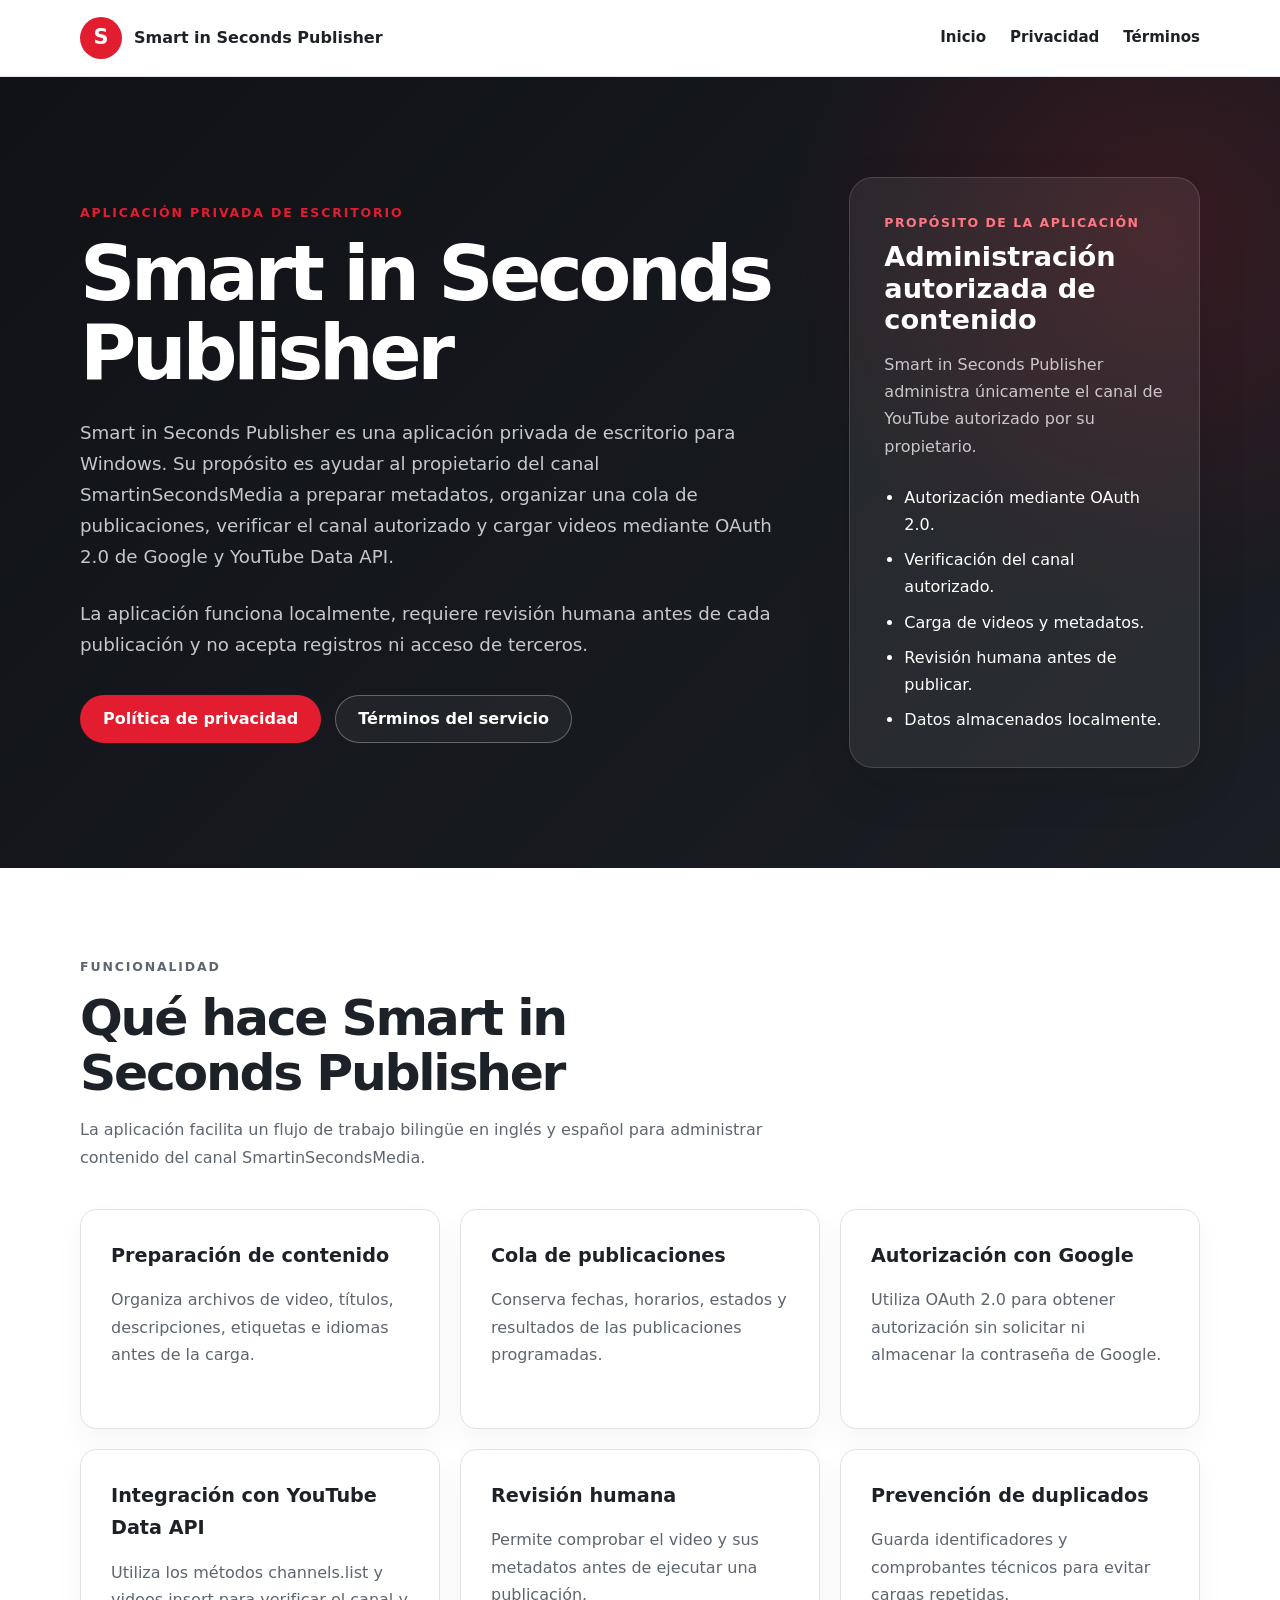
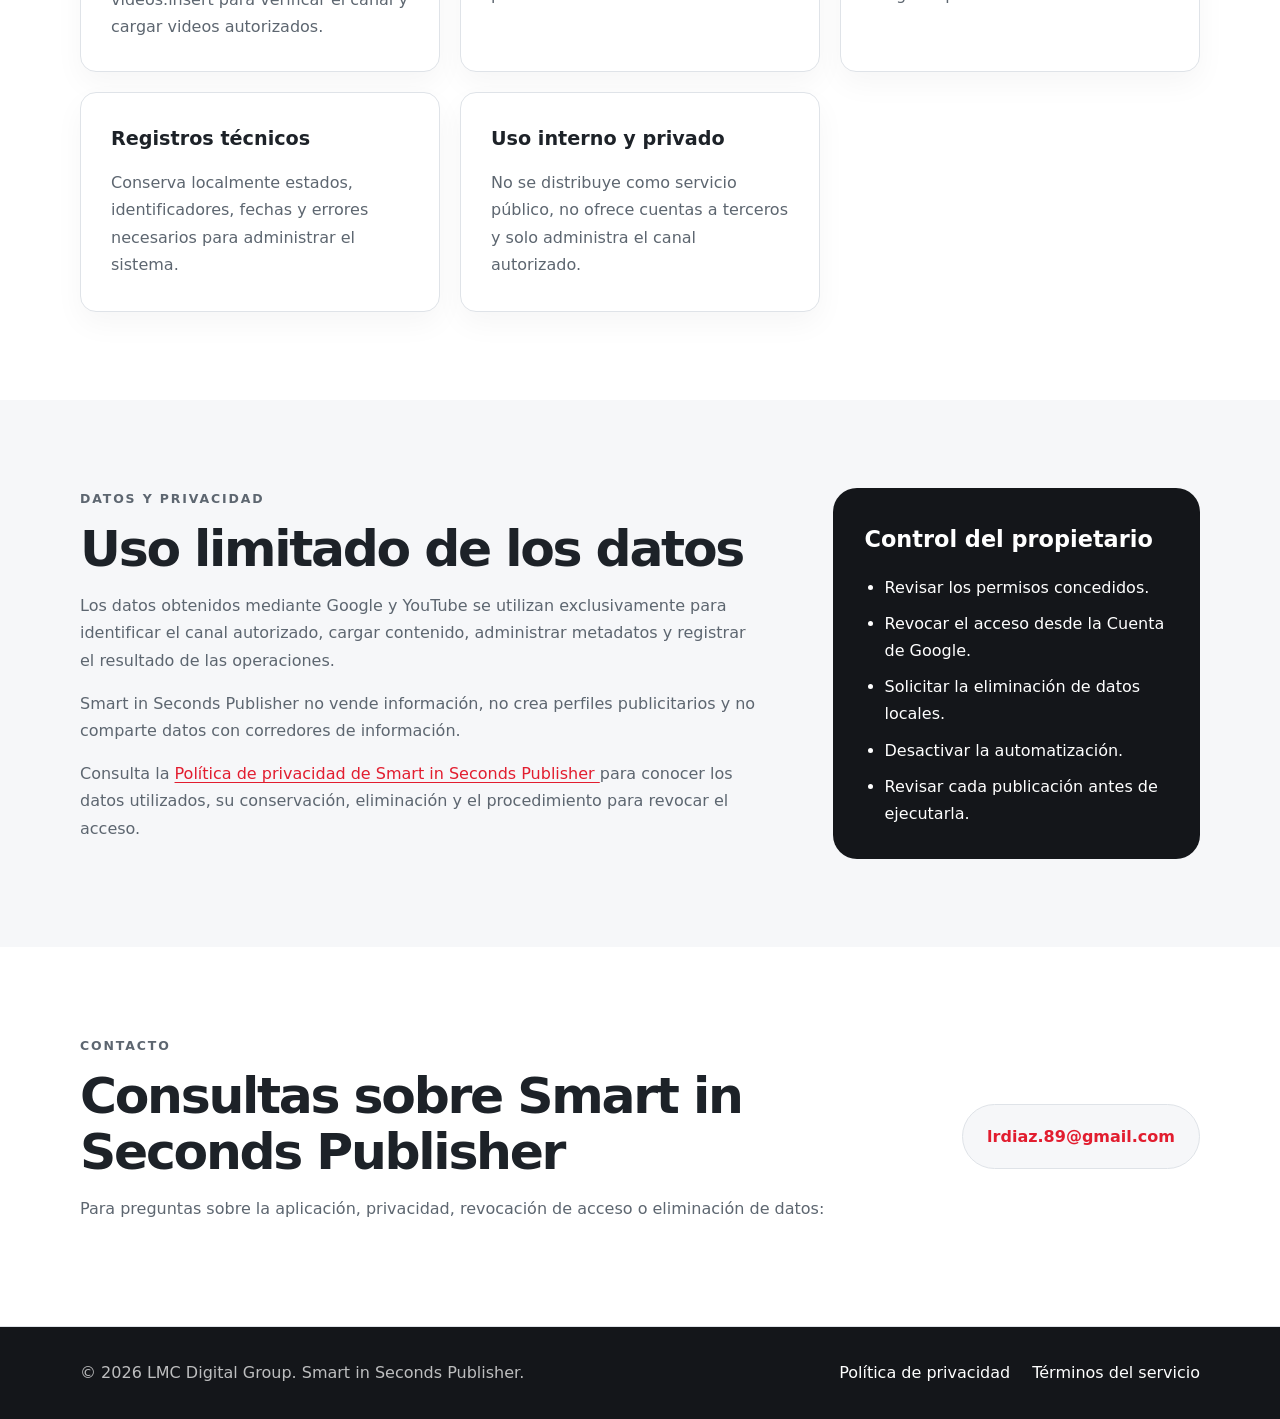
<file: index.html>
﻿<!DOCTYPE html>
<html lang="es">
<head>
    <meta charset="UTF-8">

    <meta
        name="viewport"
        content="width=device-width, initial-scale=1"
    >

    <meta
        name="description"
        content="Smart in Seconds Publisher es una aplicación privada de escritorio para organizar y cargar videos autorizados al canal SmartinSecondsMedia mediante OAuth 2.0 y YouTube Data API."
    >

    <title>
        Smart in Seconds Publisher
    </title>

    <link
        rel="canonical"
        href="https://smart.lmcdigitalgroup.com/"
    >

    <link
        rel="stylesheet"
        href="styles.css"
    >
</head>

<body>
    <header class="site-header">
        <div class="container header-content">
            <a
                class="brand"
                href="index.html"
                aria-label="Smart in Seconds Publisher"
            >
                <span class="brand-mark">S</span>

                <span>
                    Smart in Seconds Publisher
                </span>
            </a>

            <nav
                class="main-navigation"
                aria-label="Navegación principal"
            >
                <a href="index.html">Inicio</a>
                <a href="privacy.html">Privacidad</a>
                <a href="terms.html">Términos</a>
            </nav>
        </div>
    </header>

    <main>
        <section class="hero">
            <div class="container hero-content">
                <div class="hero-copy">
                    <p class="eyebrow">
                        Aplicación privada de escritorio
                    </p>

                    <h1>
                        Smart in Seconds Publisher
                    </h1>

                    <p class="hero-description">
                        Smart in Seconds Publisher es una aplicación privada
                        de escritorio para Windows. Su propósito es ayudar al
                        propietario del canal SmartinSecondsMedia a preparar
                        metadatos, organizar una cola de publicaciones,
                        verificar el canal autorizado y cargar videos mediante
                        OAuth 2.0 de Google y YouTube Data API.
                    </p>

                    <p class="hero-description">
                        La aplicación funciona localmente, requiere revisión
                        humana antes de cada publicación y no acepta registros
                        ni acceso de terceros.
                    </p>

                    <div class="hero-actions">
                        <a
                            class="button button-primary"
                            href="privacy.html"
                        >
                            Política de privacidad
                        </a>

                        <a
                            class="button button-secondary"
                            href="terms.html"
                        >
                            Términos del servicio
                        </a>
                    </div>
                </div>

                <aside class="status-card">
                    <p class="status-label">
                        Propósito de la aplicación
                    </p>

                    <h2>
                        Administración autorizada de contenido
                    </h2>

                    <p>
                        Smart in Seconds Publisher administra únicamente el
                        canal de YouTube autorizado por su propietario.
                    </p>

                    <ul class="status-list">
                        <li>Autorización mediante OAuth 2.0.</li>
                        <li>Verificación del canal autorizado.</li>
                        <li>Carga de videos y metadatos.</li>
                        <li>Revisión humana antes de publicar.</li>
                        <li>Datos almacenados localmente.</li>
                    </ul>
                </aside>
            </div>
        </section>

        <section class="section">
            <div class="container">
                <div class="section-heading">
                    <p class="eyebrow">
                        Funcionalidad
                    </p>

                    <h2>
                        Qué hace Smart in Seconds Publisher
                    </h2>

                    <p>
                        La aplicación facilita un flujo de trabajo bilingüe
                        en inglés y español para administrar contenido del
                        canal SmartinSecondsMedia.
                    </p>
                </div>

                <div class="card-grid">
                    <article class="feature-card">
                        <h3>Preparación de contenido</h3>

                        <p>
                            Organiza archivos de video, títulos, descripciones,
                            etiquetas e idiomas antes de la carga.
                        </p>
                    </article>

                    <article class="feature-card">
                        <h3>Cola de publicaciones</h3>

                        <p>
                            Conserva fechas, horarios, estados y resultados de
                            las publicaciones programadas.
                        </p>
                    </article>

                    <article class="feature-card">
                        <h3>Autorización con Google</h3>

                        <p>
                            Utiliza OAuth 2.0 para obtener autorización sin
                            solicitar ni almacenar la contraseña de Google.
                        </p>
                    </article>

                    <article class="feature-card">
                        <h3>Integración con YouTube Data API</h3>

                        <p>
                            Utiliza los métodos channels.list y videos.insert
                            para verificar el canal y cargar videos
                            autorizados.
                        </p>
                    </article>

                    <article class="feature-card">
                        <h3>Revisión humana</h3>

                        <p>
                            Permite comprobar el video y sus metadatos antes
                            de ejecutar una publicación.
                        </p>
                    </article>

                    <article class="feature-card">
                        <h3>Prevención de duplicados</h3>

                        <p>
                            Guarda identificadores y comprobantes técnicos
                            para evitar cargas repetidas.
                        </p>
                    </article>

                    <article class="feature-card">
                        <h3>Registros técnicos</h3>

                        <p>
                            Conserva localmente estados, identificadores,
                            fechas y errores necesarios para administrar el
                            sistema.
                        </p>
                    </article>

                    <article class="feature-card">
                        <h3>Uso interno y privado</h3>

                        <p>
                            No se distribuye como servicio público, no ofrece
                            cuentas a terceros y solo administra el canal
                            autorizado.
                        </p>
                    </article>
                </div>
            </div>
        </section>

        <section class="section section-muted">
            <div class="container split-section">
                <div>
                    <p class="eyebrow">
                        Datos y privacidad
                    </p>

                    <h2>
                        Uso limitado de los datos
                    </h2>

                    <p>
                        Los datos obtenidos mediante Google y YouTube se
                        utilizan exclusivamente para identificar el canal
                        autorizado, cargar contenido, administrar metadatos y
                        registrar el resultado de las operaciones.
                    </p>

                    <p>
                        Smart in Seconds Publisher no vende información, no
                        crea perfiles publicitarios y no comparte datos con
                        corredores de información.
                    </p>

                    <p>
                        Consulta la
                        <a href="privacy.html">
                            Política de privacidad de Smart in Seconds
                            Publisher
                        </a>
                        para conocer los datos utilizados, su conservación,
                        eliminación y el procedimiento para revocar el acceso.
                    </p>
                </div>

                <div class="highlight-box">
                    <h3>
                        Control del propietario
                    </h3>

                    <ul>
                        <li>Revisar los permisos concedidos.</li>
                        <li>Revocar el acceso desde la Cuenta de Google.</li>
                        <li>Solicitar la eliminación de datos locales.</li>
                        <li>Desactivar la automatización.</li>
                        <li>Revisar cada publicación antes de ejecutarla.</li>
                    </ul>
                </div>
            </div>
        </section>

        <section class="section">
            <div class="container contact-section">
                <div>
                    <p class="eyebrow">
                        Contacto
                    </p>

                    <h2>
                        Consultas sobre Smart in Seconds Publisher
                    </h2>

                    <p>
                        Para preguntas sobre la aplicación, privacidad,
                        revocación de acceso o eliminación de datos:
                    </p>
                </div>

                <a
                    class="contact-link"
                    href="mailto:lrdiaz.89@gmail.com"
                >
                    lrdiaz.89@gmail.com
                </a>
            </div>
        </section>
    </main>

    <footer class="site-footer">
        <div class="container footer-content">
            <p>
                © 2026 LMC Digital Group.
                Smart in Seconds Publisher.
            </p>

            <div class="footer-links">
                <a href="privacy.html">
                    Política de privacidad
                </a>

                <a href="terms.html">
                    Términos del servicio
                </a>
            </div>
        </div>
    </footer>
</body>
</html>
</file>
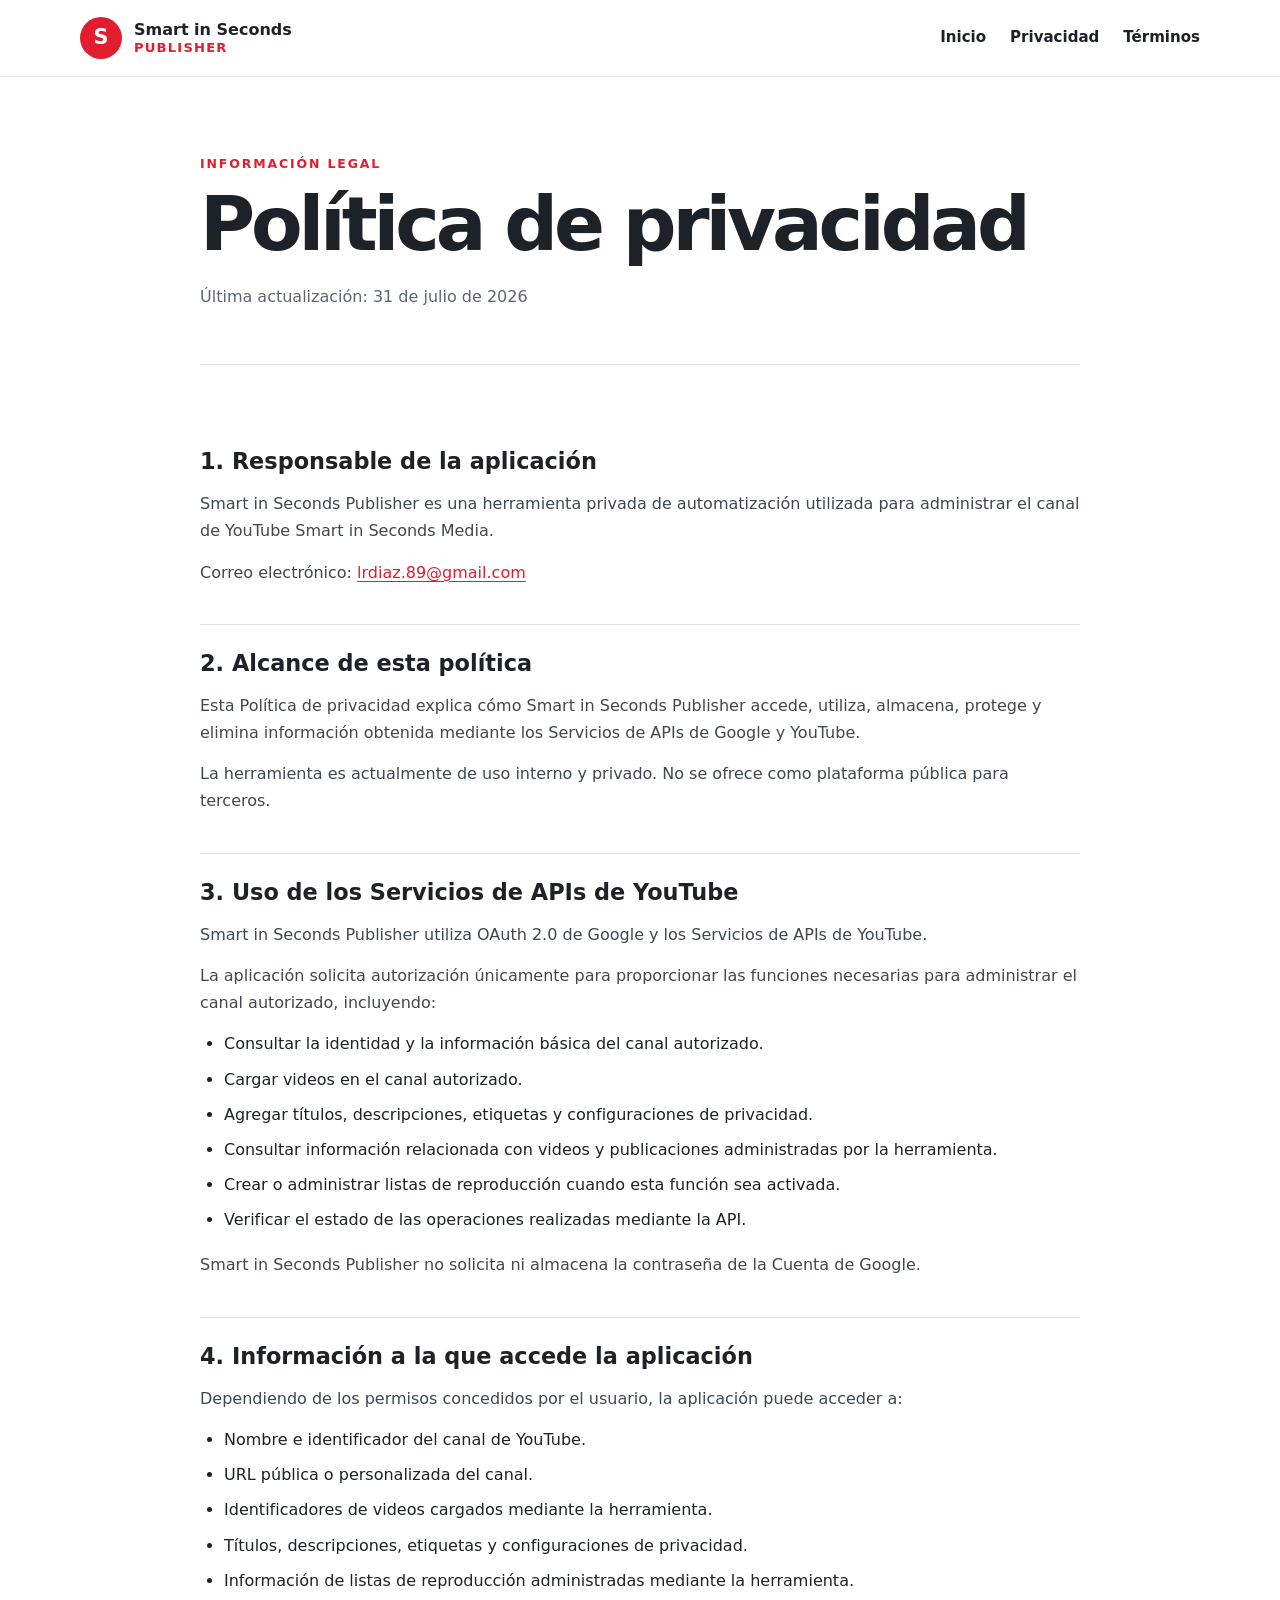
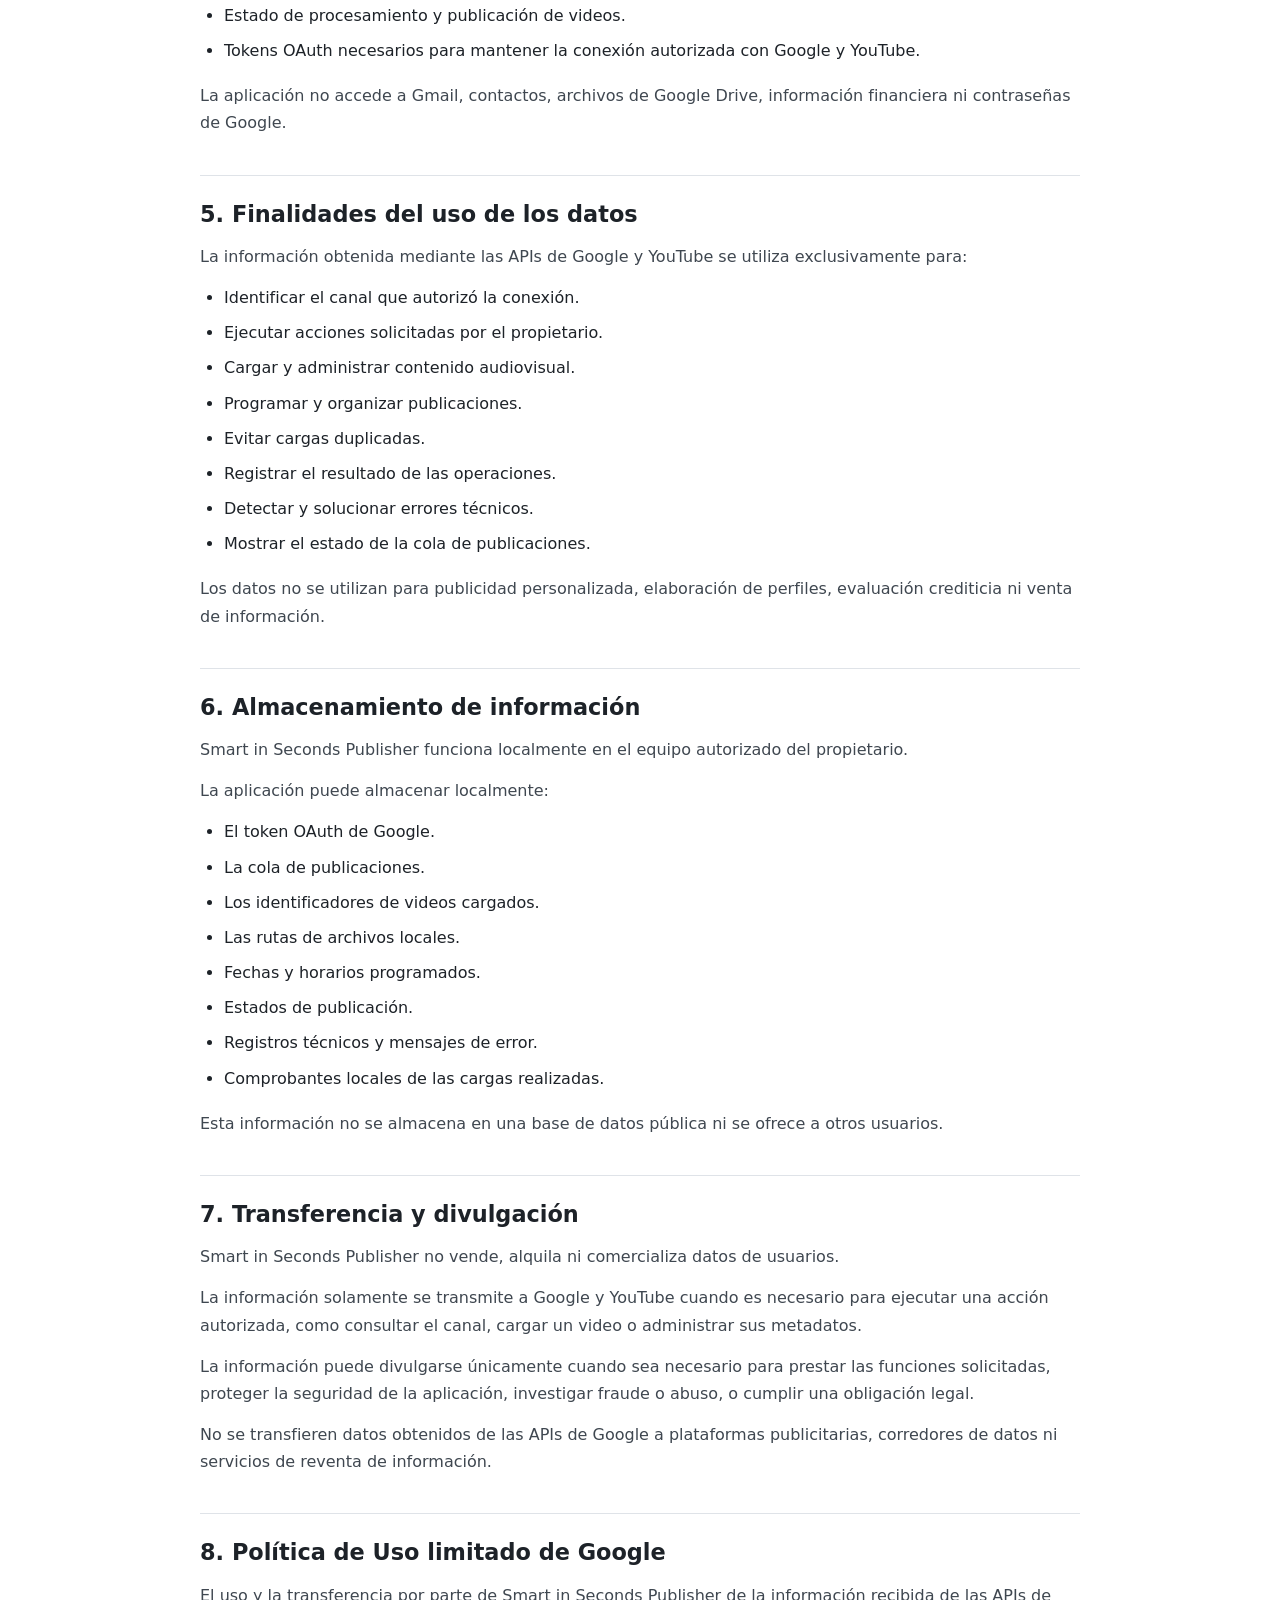
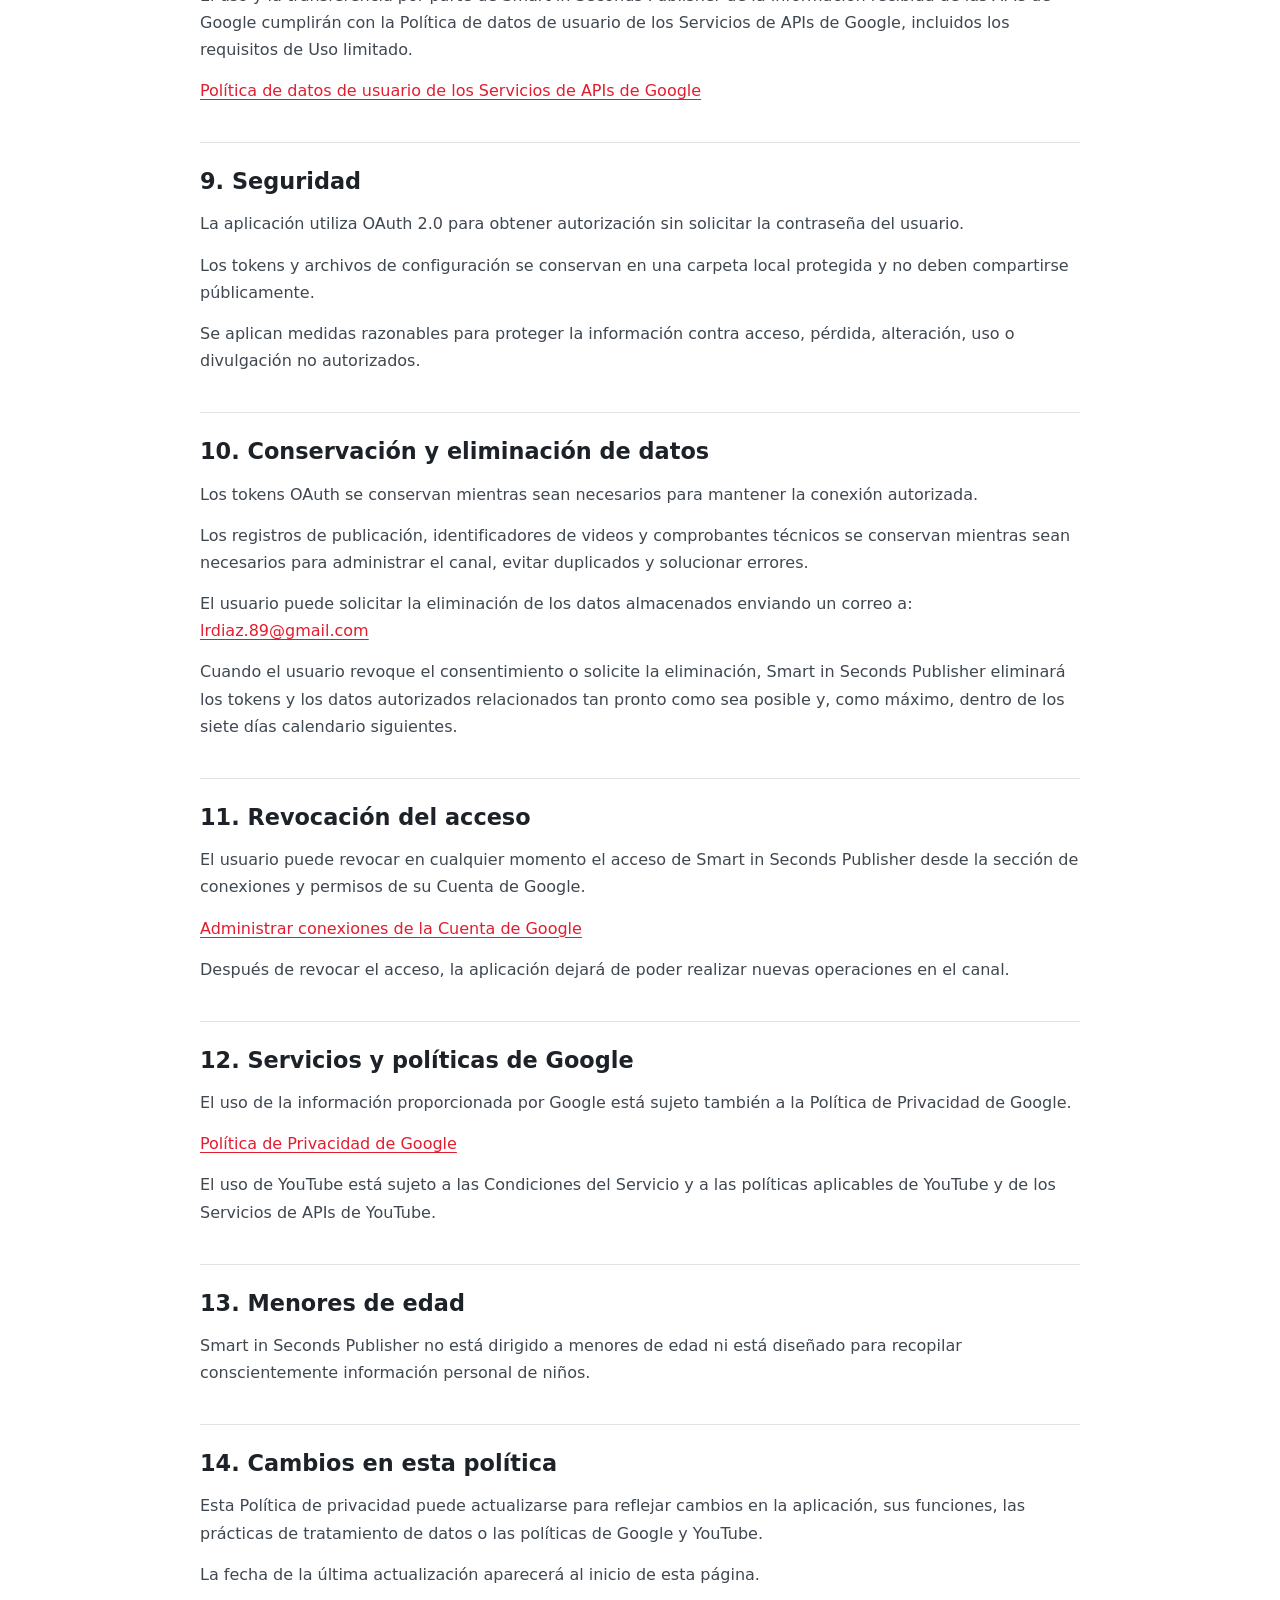
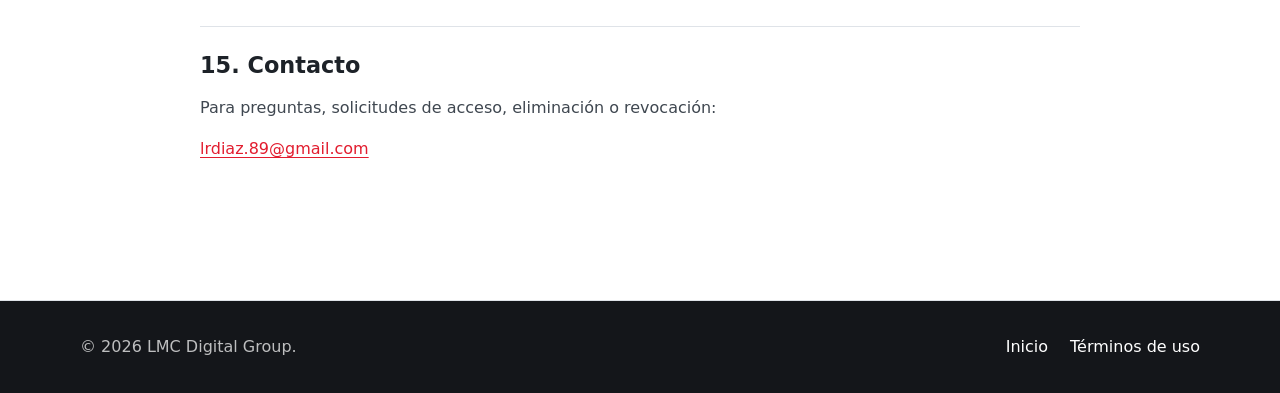
<file: privacy.html>
﻿<!DOCTYPE html>
<html lang="es">
<head>
    <meta charset="UTF-8">

    <meta
        name="viewport"
        content="width=device-width, initial-scale=1"
    >

    <meta
        name="description"
        content="Política de privacidad de Smart in Seconds Publisher."
    >

    <title>
        Política de privacidad | Smart in Seconds Publisher
    </title>

    <link
        rel="canonical"
        href="https://smart.lmcdigitalgroup.com/privacy.html"
    >

    <link
        rel="stylesheet"
        href="styles.css"
    >
</head>

<body>
    <header class="site-header">
        <div class="container header-content">
            <a
                class="brand"
                href="index.html"
            >
                <span class="brand-mark">S</span>

                <span>
                    Smart in Seconds
                    <strong>Publisher</strong>
                </span>
            </a>

            <nav
                class="main-navigation"
                aria-label="Navegación principal"
            >
                <a href="index.html">Inicio</a>
                <a href="privacy.html">Privacidad</a>
                <a href="terms.html">Términos</a>
            </nav>
        </div>
    </header>

    <main class="legal-page">
        <div class="container legal-container">
            <header class="legal-header">
                <p class="eyebrow">
                    Información legal
                </p>

                <h1>
                    Política de privacidad
                </h1>

                <p>
                    Última actualización:
                    31 de julio de 2026
                </p>
            </header>

            <section class="legal-section">
                <h2>1. Responsable de la aplicación</h2>

                <p>
                    Smart in Seconds Publisher es una herramienta privada de
                    automatización utilizada para administrar el canal de
                    YouTube Smart in Seconds Media.
                </p>

                <p>
                    Correo electrónico:
                    <a href="mailto:lrdiaz.89@gmail.com">
                        lrdiaz.89@gmail.com
                    </a>
                </p>
            </section>

            <section class="legal-section">
                <h2>2. Alcance de esta política</h2>

                <p>
                    Esta Política de privacidad explica cómo Smart in Seconds
                    Publisher accede, utiliza, almacena, protege y elimina
                    información obtenida mediante los Servicios de APIs de
                    Google y YouTube.
                </p>

                <p>
                    La herramienta es actualmente de uso interno y privado.
                    No se ofrece como plataforma pública para terceros.
                </p>
            </section>

            <section class="legal-section">
                <h2>3. Uso de los Servicios de APIs de YouTube</h2>

                <p>
                    Smart in Seconds Publisher utiliza OAuth 2.0 de Google y
                    los Servicios de APIs de YouTube.
                </p>

                <p>
                    La aplicación solicita autorización únicamente para
                    proporcionar las funciones necesarias para administrar
                    el canal autorizado, incluyendo:
                </p>

                <ul>
                    <li>
                        Consultar la identidad y la información básica del
                        canal autorizado.
                    </li>

                    <li>
                        Cargar videos en el canal autorizado.
                    </li>

                    <li>
                        Agregar títulos, descripciones, etiquetas y
                        configuraciones de privacidad.
                    </li>

                    <li>
                        Consultar información relacionada con videos y
                        publicaciones administradas por la herramienta.
                    </li>

                    <li>
                        Crear o administrar listas de reproducción cuando
                        esta función sea activada.
                    </li>

                    <li>
                        Verificar el estado de las operaciones realizadas
                        mediante la API.
                    </li>
                </ul>

                <p>
                    Smart in Seconds Publisher no solicita ni almacena la
                    contraseña de la Cuenta de Google.
                </p>
            </section>

            <section class="legal-section">
                <h2>4. Información a la que accede la aplicación</h2>

                <p>
                    Dependiendo de los permisos concedidos por el usuario,
                    la aplicación puede acceder a:
                </p>

                <ul>
                    <li>
                        Nombre e identificador del canal de YouTube.
                    </li>

                    <li>
                        URL pública o personalizada del canal.
                    </li>

                    <li>
                        Identificadores de videos cargados mediante la
                        herramienta.
                    </li>

                    <li>
                        Títulos, descripciones, etiquetas y configuraciones
                        de privacidad.
                    </li>

                    <li>
                        Información de listas de reproducción administradas
                        mediante la herramienta.
                    </li>

                    <li>
                        Estado de procesamiento y publicación de videos.
                    </li>

                    <li>
                        Tokens OAuth necesarios para mantener la conexión
                        autorizada con Google y YouTube.
                    </li>
                </ul>

                <p>
                    La aplicación no accede a Gmail, contactos, archivos de
                    Google Drive, información financiera ni contraseñas de
                    Google.
                </p>
            </section>

            <section class="legal-section">
                <h2>5. Finalidades del uso de los datos</h2>

                <p>
                    La información obtenida mediante las APIs de Google y
                    YouTube se utiliza exclusivamente para:
                </p>

                <ul>
                    <li>
                        Identificar el canal que autorizó la conexión.
                    </li>

                    <li>
                        Ejecutar acciones solicitadas por el propietario.
                    </li>

                    <li>
                        Cargar y administrar contenido audiovisual.
                    </li>

                    <li>
                        Programar y organizar publicaciones.
                    </li>

                    <li>
                        Evitar cargas duplicadas.
                    </li>

                    <li>
                        Registrar el resultado de las operaciones.
                    </li>

                    <li>
                        Detectar y solucionar errores técnicos.
                    </li>

                    <li>
                        Mostrar el estado de la cola de publicaciones.
                    </li>
                </ul>

                <p>
                    Los datos no se utilizan para publicidad personalizada,
                    elaboración de perfiles, evaluación crediticia ni venta
                    de información.
                </p>
            </section>

            <section class="legal-section">
                <h2>6. Almacenamiento de información</h2>

                <p>
                    Smart in Seconds Publisher funciona localmente en el
                    equipo autorizado del propietario.
                </p>

                <p>
                    La aplicación puede almacenar localmente:
                </p>

                <ul>
                    <li>El token OAuth de Google.</li>
                    <li>La cola de publicaciones.</li>
                    <li>Los identificadores de videos cargados.</li>
                    <li>Las rutas de archivos locales.</li>
                    <li>Fechas y horarios programados.</li>
                    <li>Estados de publicación.</li>
                    <li>Registros técnicos y mensajes de error.</li>
                    <li>Comprobantes locales de las cargas realizadas.</li>
                </ul>

                <p>
                    Esta información no se almacena en una base de datos
                    pública ni se ofrece a otros usuarios.
                </p>
            </section>

            <section class="legal-section">
                <h2>7. Transferencia y divulgación</h2>

                <p>
                    Smart in Seconds Publisher no vende, alquila ni
                    comercializa datos de usuarios.
                </p>

                <p>
                    La información solamente se transmite a Google y YouTube
                    cuando es necesario para ejecutar una acción autorizada,
                    como consultar el canal, cargar un video o administrar
                    sus metadatos.
                </p>

                <p>
                    La información puede divulgarse únicamente cuando sea
                    necesario para prestar las funciones solicitadas,
                    proteger la seguridad de la aplicación, investigar
                    fraude o abuso, o cumplir una obligación legal.
                </p>

                <p>
                    No se transfieren datos obtenidos de las APIs de Google
                    a plataformas publicitarias, corredores de datos ni
                    servicios de reventa de información.
                </p>
            </section>

            <section class="legal-section">
                <h2>8. Política de Uso limitado de Google</h2>

                <p>
                    El uso y la transferencia por parte de Smart in Seconds
                    Publisher de la información recibida de las APIs de
                    Google cumplirán con la Política de datos de usuario de
                    los Servicios de APIs de Google, incluidos los requisitos
                    de Uso limitado.
                </p>

                <p>
                    <a
                        href="https://developers.google.com/terms/api-services-user-data-policy"
                        target="_blank"
                        rel="noopener noreferrer"
                    >
                        Política de datos de usuario de los Servicios de
                        APIs de Google
                    </a>
                </p>
            </section>

            <section class="legal-section">
                <h2>9. Seguridad</h2>

                <p>
                    La aplicación utiliza OAuth 2.0 para obtener autorización
                    sin solicitar la contraseña del usuario.
                </p>

                <p>
                    Los tokens y archivos de configuración se conservan en
                    una carpeta local protegida y no deben compartirse
                    públicamente.
                </p>

                <p>
                    Se aplican medidas razonables para proteger la información
                    contra acceso, pérdida, alteración, uso o divulgación no
                    autorizados.
                </p>
            </section>

            <section class="legal-section">
                <h2>10. Conservación y eliminación de datos</h2>

                <p>
                    Los tokens OAuth se conservan mientras sean necesarios
                    para mantener la conexión autorizada.
                </p>

                <p>
                    Los registros de publicación, identificadores de videos
                    y comprobantes técnicos se conservan mientras sean
                    necesarios para administrar el canal, evitar duplicados
                    y solucionar errores.
                </p>

                <p>
                    El usuario puede solicitar la eliminación de los datos
                    almacenados enviando un correo a:
                    <a href="mailto:lrdiaz.89@gmail.com">
                        lrdiaz.89@gmail.com
                    </a>
                </p>

                <p>
                    Cuando el usuario revoque el consentimiento o solicite la
                    eliminación, Smart in Seconds Publisher eliminará los
                    tokens y los datos autorizados relacionados tan pronto
                    como sea posible y, como máximo, dentro de los siete días
                    calendario siguientes.
                </p>
            </section>

            <section class="legal-section">
                <h2>11. Revocación del acceso</h2>

                <p>
                    El usuario puede revocar en cualquier momento el acceso
                    de Smart in Seconds Publisher desde la sección de
                    conexiones y permisos de su Cuenta de Google.
                </p>

                <p>
                    <a
                        href="https://myaccount.google.com/connections"
                        target="_blank"
                        rel="noopener noreferrer"
                    >
                        Administrar conexiones de la Cuenta de Google
                    </a>
                </p>

                <p>
                    Después de revocar el acceso, la aplicación dejará de
                    poder realizar nuevas operaciones en el canal.
                </p>
            </section>

            <section class="legal-section">
                <h2>12. Servicios y políticas de Google</h2>

                <p>
                    El uso de la información proporcionada por Google está
                    sujeto también a la Política de Privacidad de Google.
                </p>

                <p>
                    <a
                        href="https://policies.google.com/privacy"
                        target="_blank"
                        rel="noopener noreferrer"
                    >
                        Política de Privacidad de Google
                    </a>
                </p>

                <p>
                    El uso de YouTube está sujeto a las Condiciones del
                    Servicio y a las políticas aplicables de YouTube y de
                    los Servicios de APIs de YouTube.
                </p>
            </section>

            <section class="legal-section">
                <h2>13. Menores de edad</h2>

                <p>
                    Smart in Seconds Publisher no está dirigido a menores de
                    edad ni está diseñado para recopilar conscientemente
                    información personal de niños.
                </p>
            </section>

            <section class="legal-section">
                <h2>14. Cambios en esta política</h2>

                <p>
                    Esta Política de privacidad puede actualizarse para
                    reflejar cambios en la aplicación, sus funciones, las
                    prácticas de tratamiento de datos o las políticas de
                    Google y YouTube.
                </p>

                <p>
                    La fecha de la última actualización aparecerá al inicio
                    de esta página.
                </p>
            </section>

            <section class="legal-section">
                <h2>15. Contacto</h2>

                <p>
                    Para preguntas, solicitudes de acceso, eliminación o
                    revocación:
                </p>

                <p>
                    <a href="mailto:lrdiaz.89@gmail.com">
                        lrdiaz.89@gmail.com
                    </a>
                </p>
            </section>
        </div>
    </main>

    <footer class="site-footer">
        <div class="container footer-content">
            <p>
                © 2026 LMC Digital Group.
            </p>

            <div class="footer-links">
                <a href="index.html">Inicio</a>
                <a href="terms.html">Términos de uso</a>
            </div>
        </div>
    </footer>
</body>
</html>
</file>
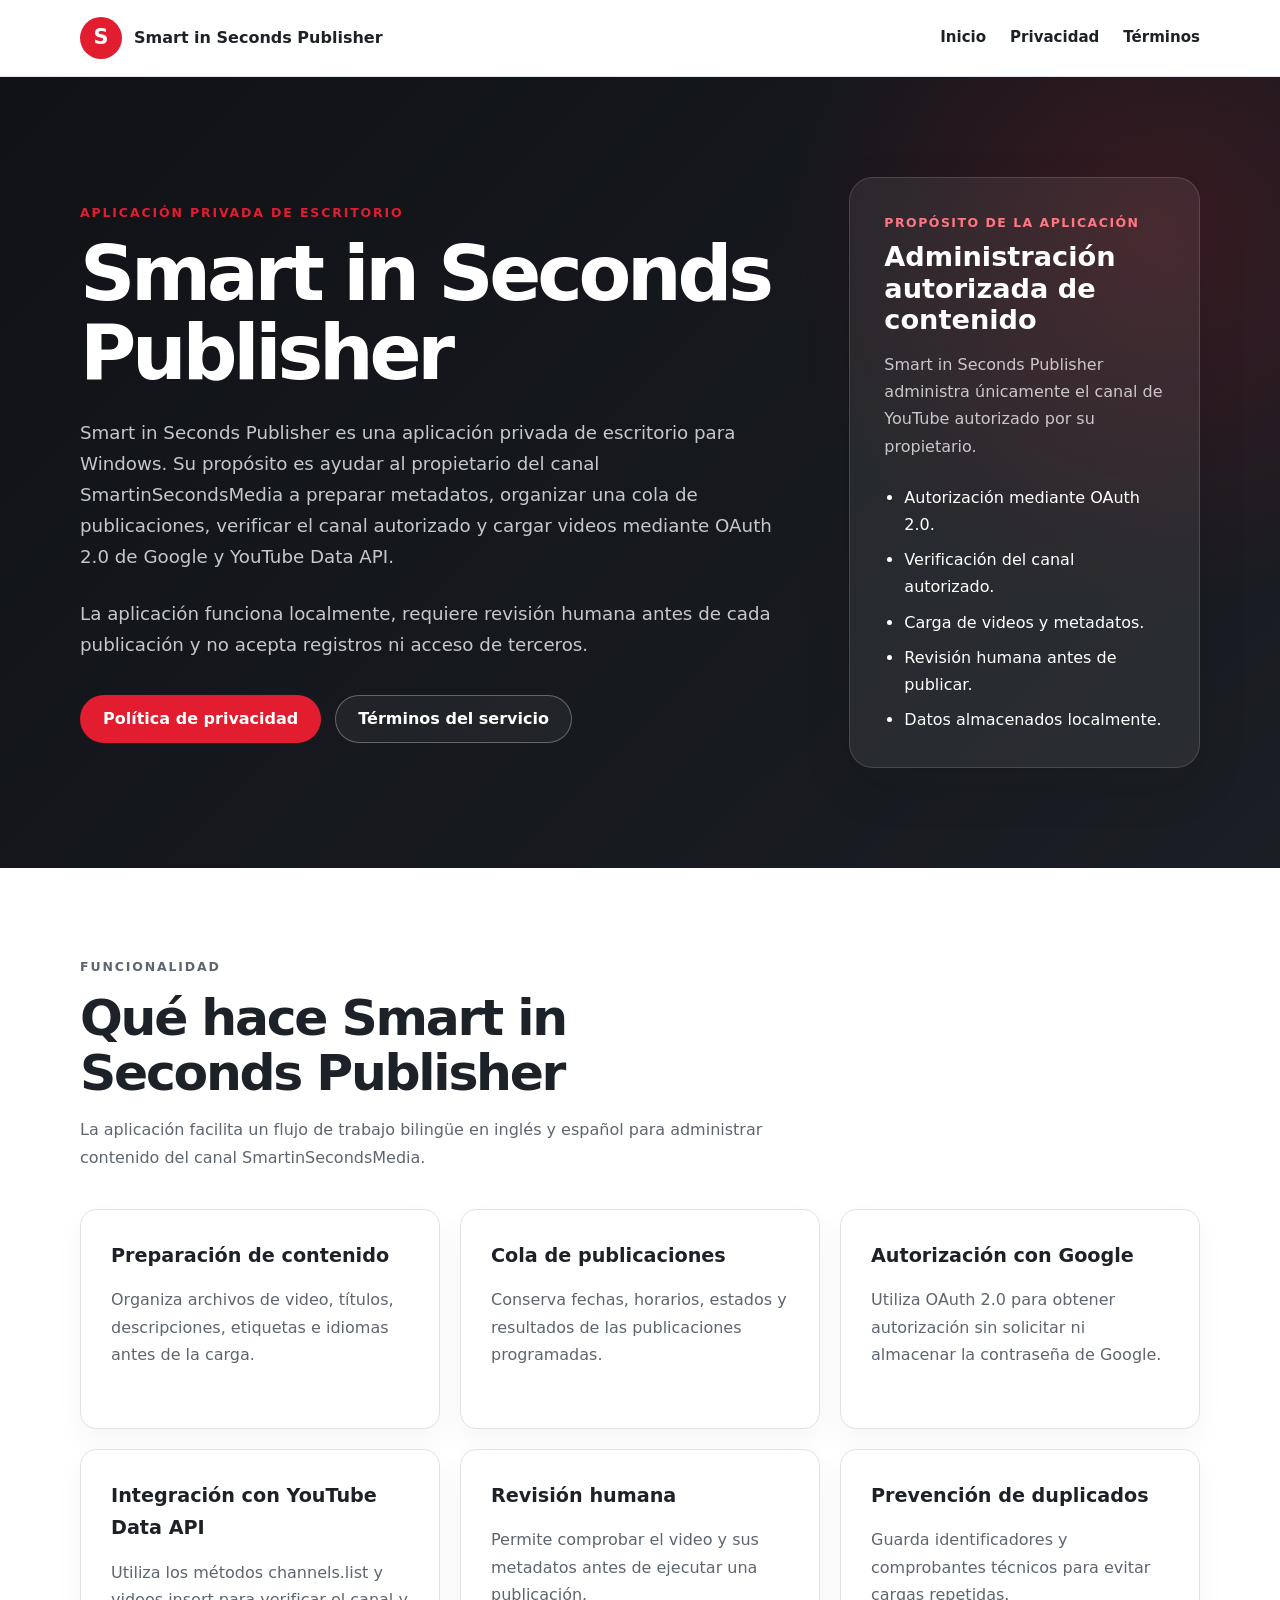
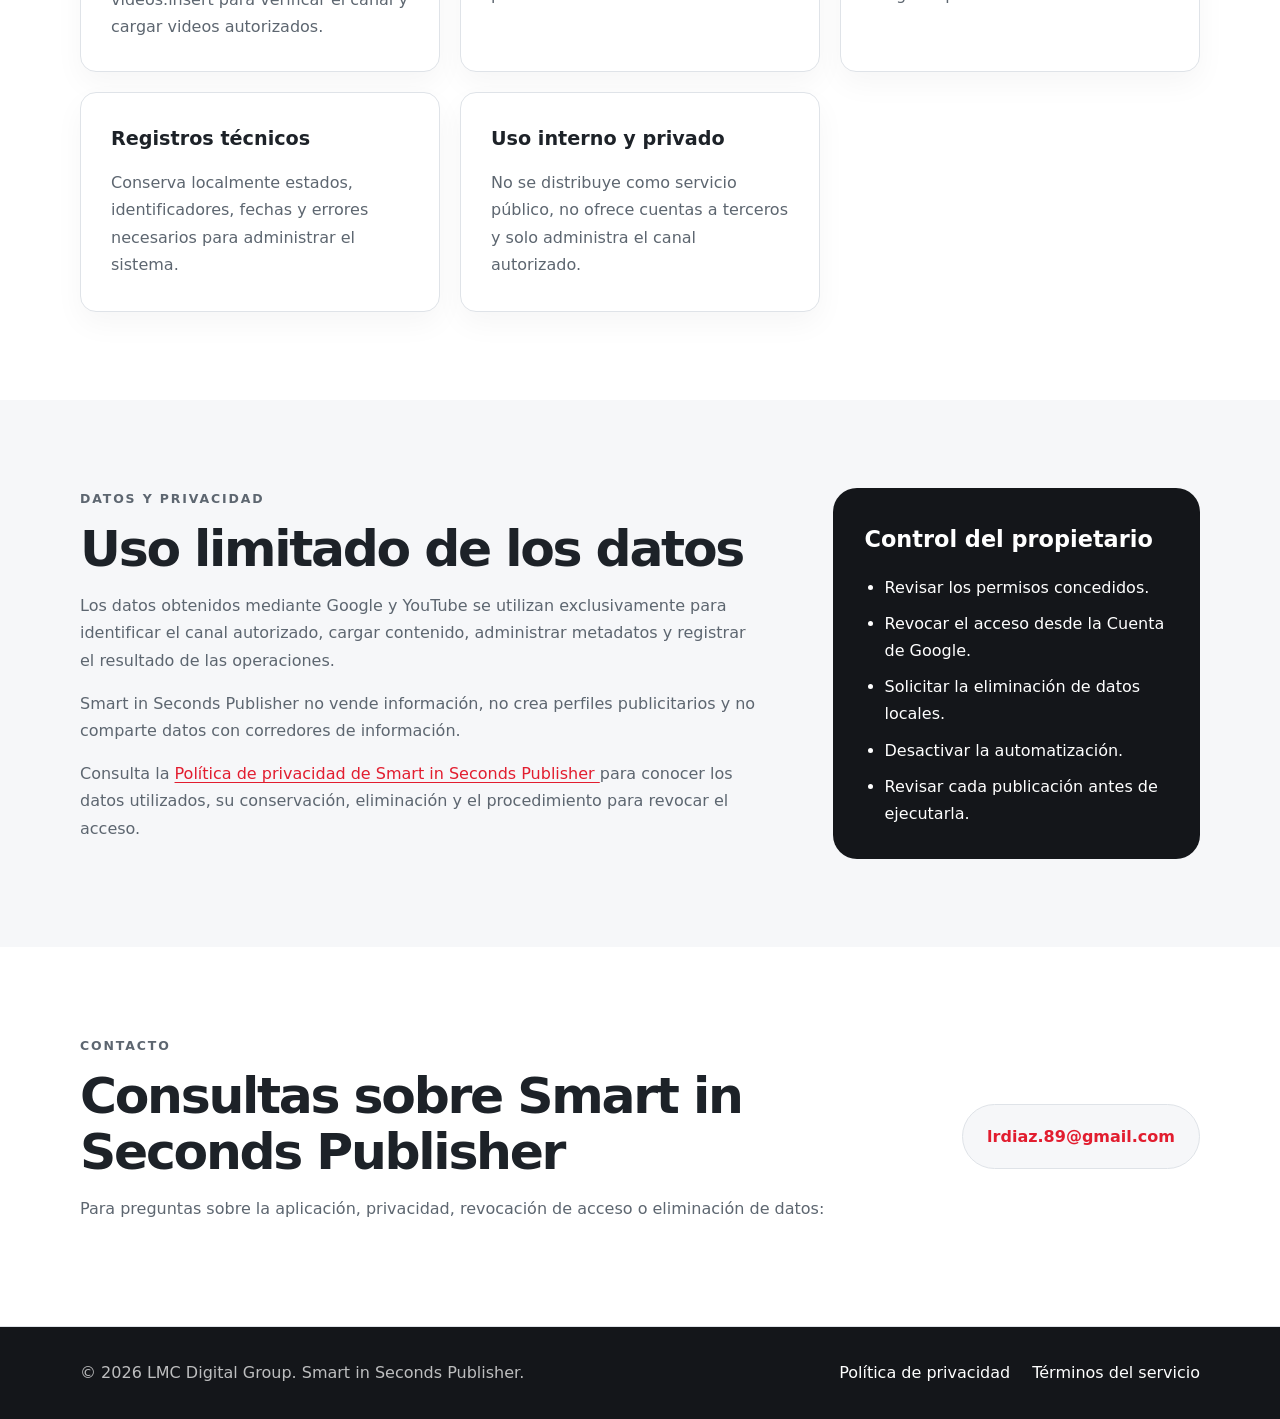
<file: publisher.html>
<!DOCTYPE html>
<html lang="es">
<head>
    <meta charset="UTF-8">

    <meta
        name="viewport"
        content="width=device-width, initial-scale=1"
    >

    <meta
        name="description"
        content="Smart in Seconds Publisher es una aplicación privada de escritorio para organizar y cargar videos autorizados al canal SmartinSecondsMedia mediante OAuth 2.0 y YouTube Data API."
    >

    <title>
        Smart in Seconds Publisher
    </title>

    <link
        rel="canonical"
        href="https://smart.lmcdigitalgroup.com/publisher.html"
    >

    <link
        rel="stylesheet"
        href="styles.css"
    >
</head>

<body>
    <header class="site-header">
        <div class="container header-content">
            <a
                class="brand"
                href="index.html"
                aria-label="Smart in Seconds Publisher"
            >
                <span class="brand-mark">S</span>

                <span>
                    Smart in Seconds Publisher
                </span>
            </a>

            <nav
                class="main-navigation"
                aria-label="Navegación principal"
            >
                <a href="index.html">Inicio</a>
                <a href="privacy.html">Privacidad</a>
                <a href="terms.html">Términos</a>
            </nav>
        </div>
    </header>

    <main>
        <section class="hero">
            <div class="container hero-content">
                <div class="hero-copy">
                    <p class="eyebrow">
                        Aplicación privada de escritorio
                    </p>

                    <h1>
                        Smart in Seconds Publisher
                    </h1>

                    <p class="hero-description">
                        Smart in Seconds Publisher es una aplicación privada
                        de escritorio para Windows. Su propósito es ayudar al
                        propietario del canal SmartinSecondsMedia a preparar
                        metadatos, organizar una cola de publicaciones,
                        verificar el canal autorizado y cargar videos mediante
                        OAuth 2.0 de Google y YouTube Data API.
                    </p>

                    <p class="hero-description">
                        La aplicación funciona localmente, requiere revisión
                        humana antes de cada publicación y no acepta registros
                        ni acceso de terceros.
                    </p>

                    <div class="hero-actions">
                        <a
                            class="button button-primary"
                            href="privacy.html"
                        >
                            Política de privacidad
                        </a>

                        <a
                            class="button button-secondary"
                            href="terms.html"
                        >
                            Términos del servicio
                        </a>
                    </div>
                </div>

                <aside class="status-card">
                    <p class="status-label">
                        Propósito de la aplicación
                    </p>

                    <h2>
                        Administración autorizada de contenido
                    </h2>

                    <p>
                        Smart in Seconds Publisher administra únicamente el
                        canal de YouTube autorizado por su propietario.
                    </p>

                    <ul class="status-list">
                        <li>Autorización mediante OAuth 2.0.</li>
                        <li>Verificación del canal autorizado.</li>
                        <li>Carga de videos y metadatos.</li>
                        <li>Revisión humana antes de publicar.</li>
                        <li>Datos almacenados localmente.</li>
                    </ul>
                </aside>
            </div>
        </section>

        <section class="section">
            <div class="container">
                <div class="section-heading">
                    <p class="eyebrow">
                        Funcionalidad
                    </p>

                    <h2>
                        Qué hace Smart in Seconds Publisher
                    </h2>

                    <p>
                        La aplicación facilita un flujo de trabajo bilingüe
                        en inglés y español para administrar contenido del
                        canal SmartinSecondsMedia.
                    </p>
                </div>

                <div class="card-grid">
                    <article class="feature-card">
                        <h3>Preparación de contenido</h3>

                        <p>
                            Organiza archivos de video, títulos, descripciones,
                            etiquetas e idiomas antes de la carga.
                        </p>
                    </article>

                    <article class="feature-card">
                        <h3>Cola de publicaciones</h3>

                        <p>
                            Conserva fechas, horarios, estados y resultados de
                            las publicaciones programadas.
                        </p>
                    </article>

                    <article class="feature-card">
                        <h3>Autorización con Google</h3>

                        <p>
                            Utiliza OAuth 2.0 para obtener autorización sin
                            solicitar ni almacenar la contraseña de Google.
                        </p>
                    </article>

                    <article class="feature-card">
                        <h3>Integración con YouTube Data API</h3>

                        <p>
                            Utiliza los métodos channels.list y videos.insert
                            para verificar el canal y cargar videos
                            autorizados.
                        </p>
                    </article>

                    <article class="feature-card">
                        <h3>Revisión humana</h3>

                        <p>
                            Permite comprobar el video y sus metadatos antes
                            de ejecutar una publicación.
                        </p>
                    </article>

                    <article class="feature-card">
                        <h3>Prevención de duplicados</h3>

                        <p>
                            Guarda identificadores y comprobantes técnicos
                            para evitar cargas repetidas.
                        </p>
                    </article>

                    <article class="feature-card">
                        <h3>Registros técnicos</h3>

                        <p>
                            Conserva localmente estados, identificadores,
                            fechas y errores necesarios para administrar el
                            sistema.
                        </p>
                    </article>

                    <article class="feature-card">
                        <h3>Uso interno y privado</h3>

                        <p>
                            No se distribuye como servicio público, no ofrece
                            cuentas a terceros y solo administra el canal
                            autorizado.
                        </p>
                    </article>
                </div>
            </div>
        </section>

        <section class="section section-muted">
            <div class="container split-section">
                <div>
                    <p class="eyebrow">
                        Datos y privacidad
                    </p>

                    <h2>
                        Uso limitado de los datos
                    </h2>

                    <p>
                        Los datos obtenidos mediante Google y YouTube se
                        utilizan exclusivamente para identificar el canal
                        autorizado, cargar contenido, administrar metadatos y
                        registrar el resultado de las operaciones.
                    </p>

                    <p>
                        Smart in Seconds Publisher no vende información, no
                        crea perfiles publicitarios y no comparte datos con
                        corredores de información.
                    </p>

                    <p>
                        Consulta la
                        <a href="privacy.html">
                            Política de privacidad de Smart in Seconds
                            Publisher
                        </a>
                        para conocer los datos utilizados, su conservación,
                        eliminación y el procedimiento para revocar el acceso.
                    </p>
                </div>

                <div class="highlight-box">
                    <h3>
                        Control del propietario
                    </h3>

                    <ul>
                        <li>Revisar los permisos concedidos.</li>
                        <li>Revocar el acceso desde la Cuenta de Google.</li>
                        <li>Solicitar la eliminación de datos locales.</li>
                        <li>Desactivar la automatización.</li>
                        <li>Revisar cada publicación antes de ejecutarla.</li>
                    </ul>
                </div>
            </div>
        </section>

        <section class="section">
            <div class="container contact-section">
                <div>
                    <p class="eyebrow">
                        Contacto
                    </p>

                    <h2>
                        Consultas sobre Smart in Seconds Publisher
                    </h2>

                    <p>
                        Para preguntas sobre la aplicación, privacidad,
                        revocación de acceso o eliminación de datos:
                    </p>
                </div>

                <a
                    class="contact-link"
                    href="mailto:lrdiaz.89@gmail.com"
                >
                    lrdiaz.89@gmail.com
                </a>
            </div>
        </section>
    </main>

    <footer class="site-footer">
        <div class="container footer-content">
            <p>
                © 2026 LMC Digital Group.
                Smart in Seconds Publisher.
            </p>

            <div class="footer-links">
                <a href="privacy.html">
                    Política de privacidad
                </a>

                <a href="terms.html">
                    Términos del servicio
                </a>
            </div>
        </div>
    </footer>
</body>
</html>
</file>
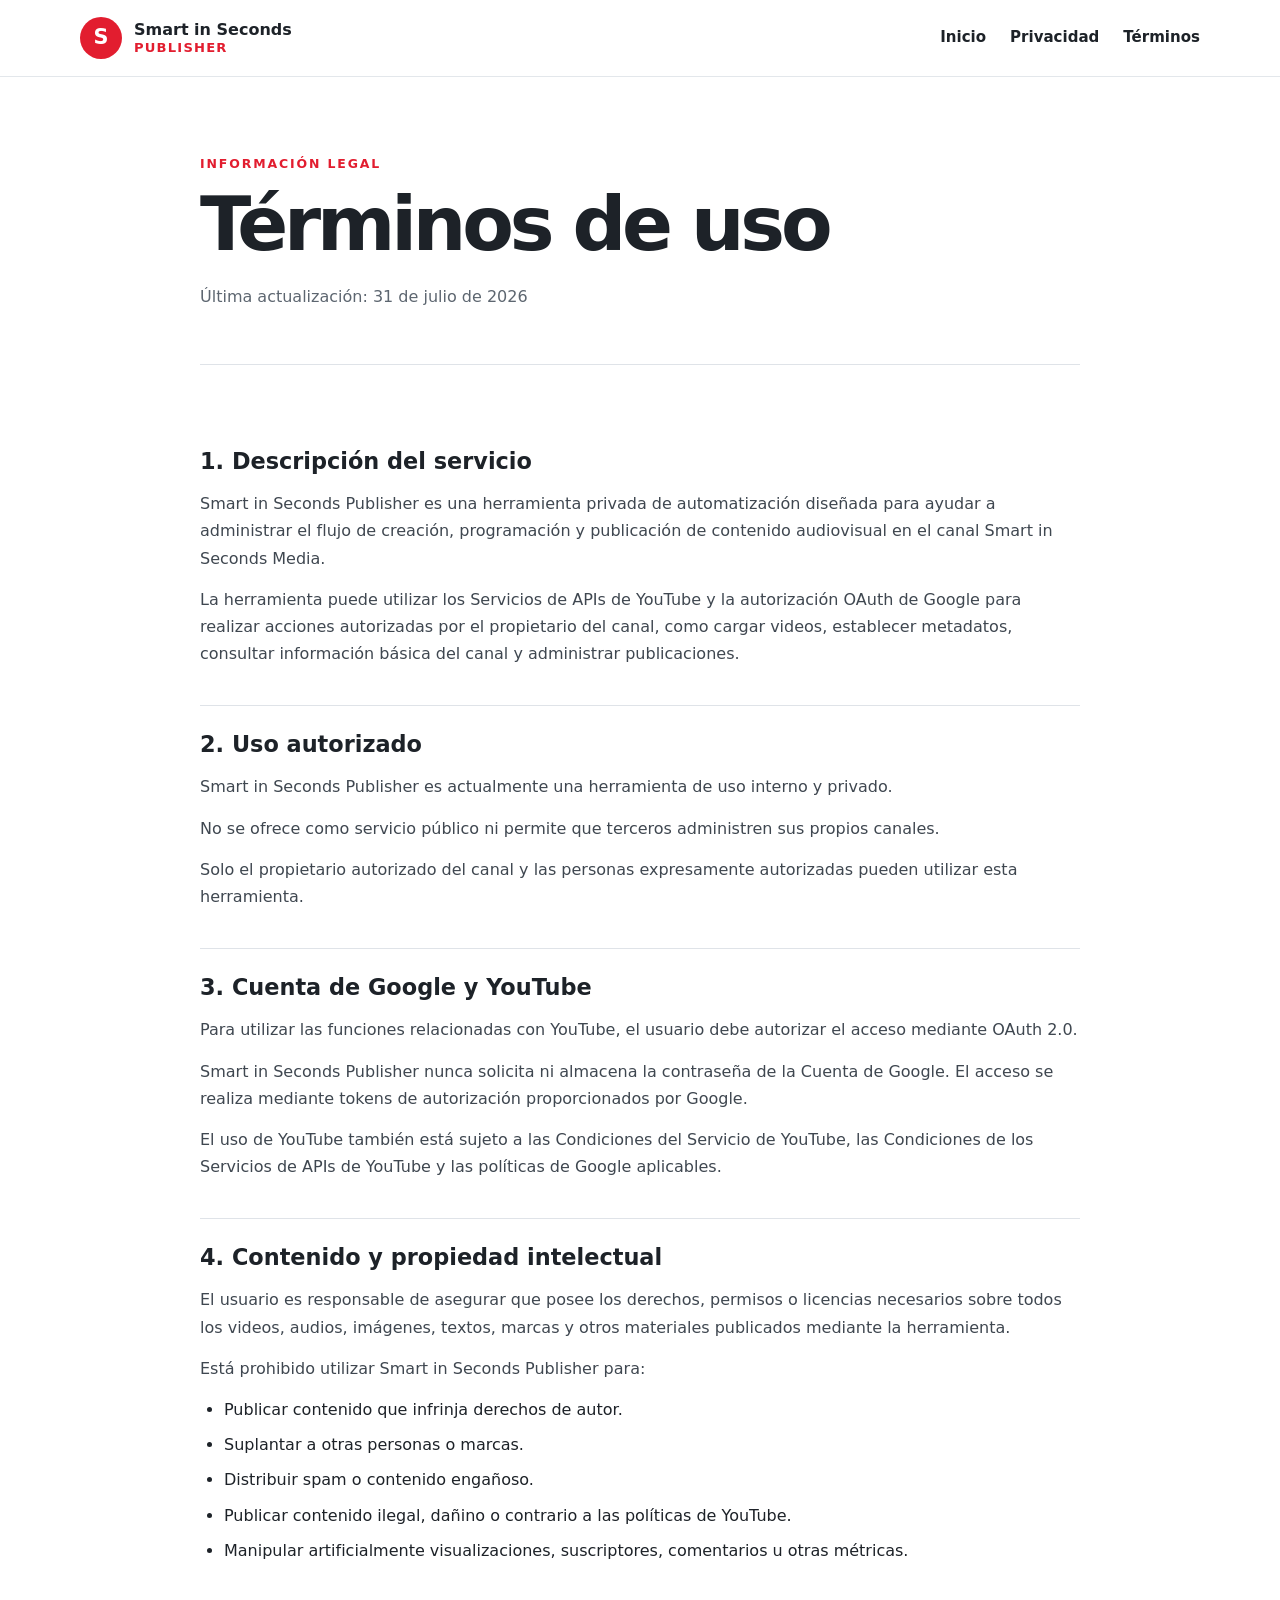
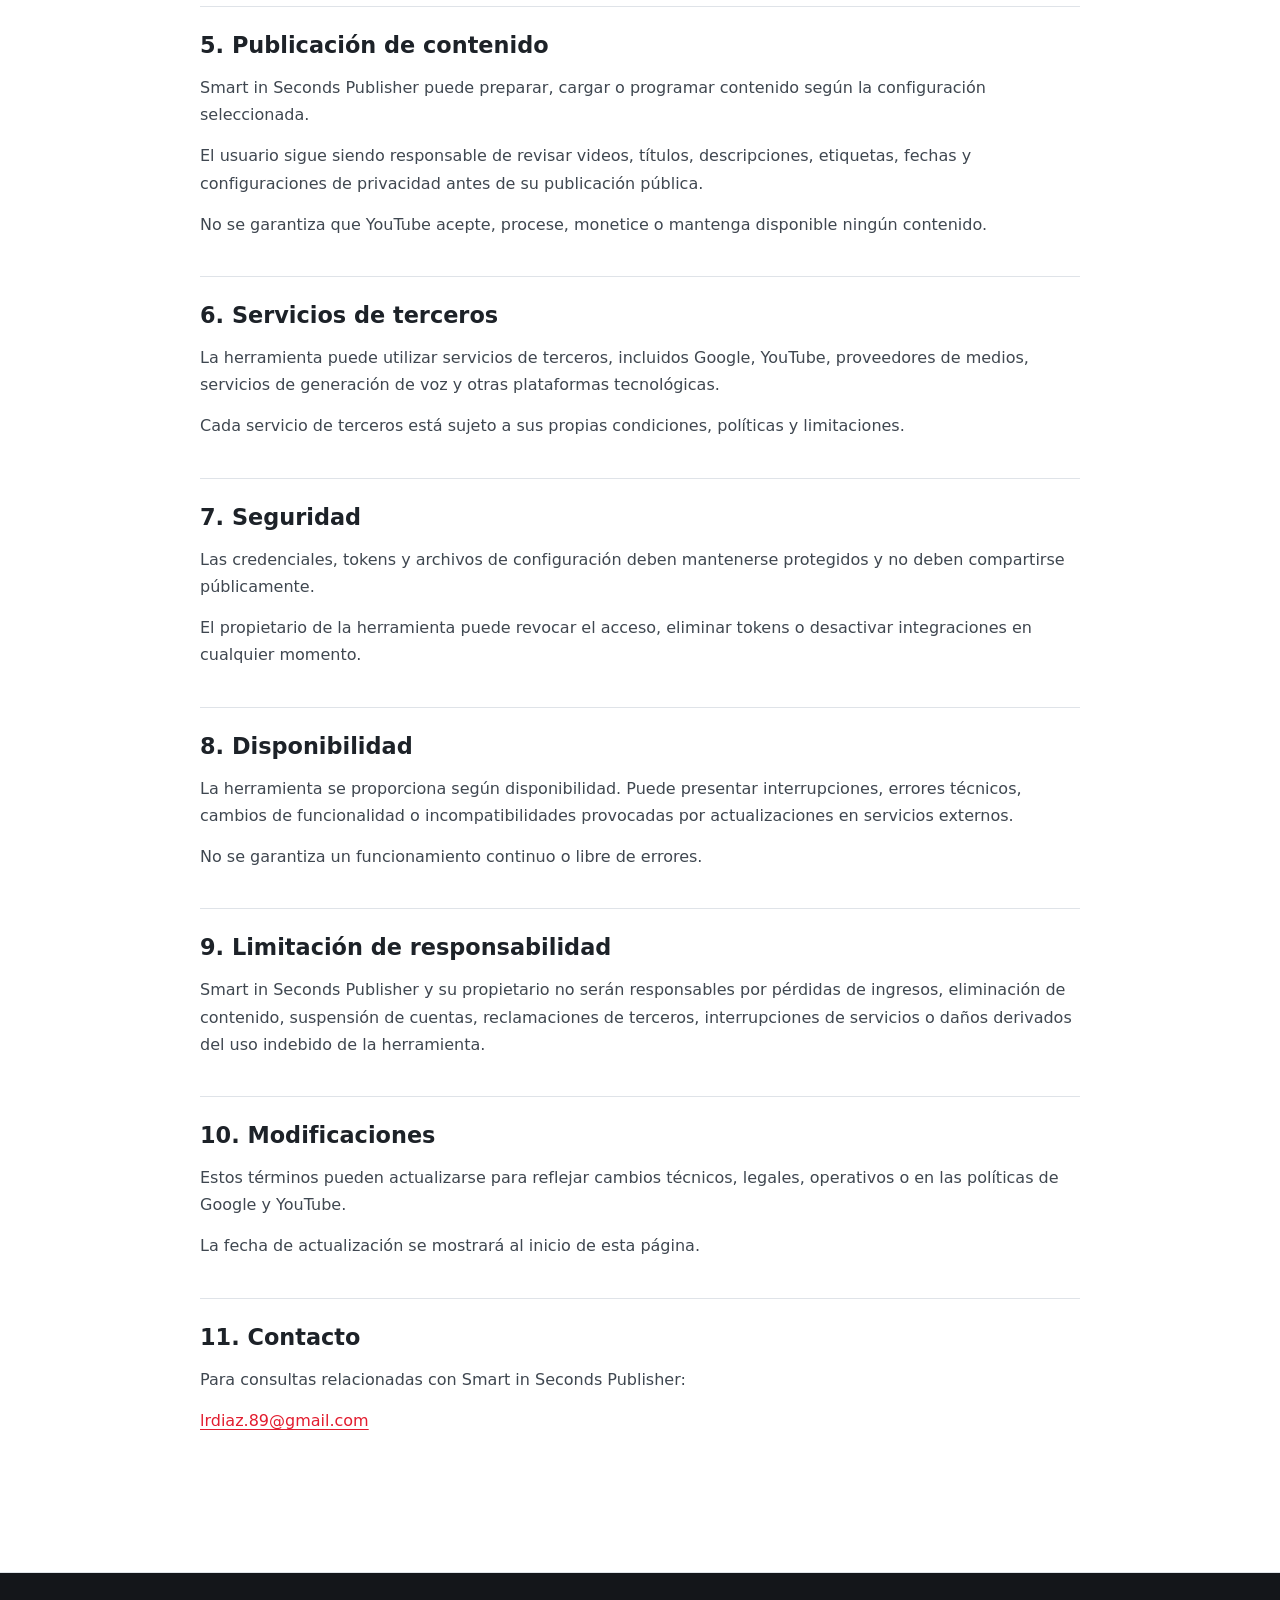
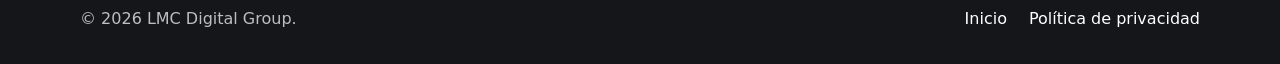
<file: terms.html>
﻿<!DOCTYPE html>
<html lang="es">
<head>
    <meta charset="UTF-8">

    <meta
        name="viewport"
        content="width=device-width, initial-scale=1"
    >

    <meta
        name="description"
        content="Términos de uso de Smart in Seconds Publisher."
    >

    <title>
        Términos de uso | Smart in Seconds Publisher
    </title>

    <link
        rel="canonical"
        href="https://smart.lmcdigitalgroup.com/terms.html"
    >

    <link
        rel="stylesheet"
        href="styles.css"
    >
</head>

<body>
    <header class="site-header">
        <div class="container header-content">
            <a
                class="brand"
                href="index.html"
            >
                <span class="brand-mark">S</span>

                <span>
                    Smart in Seconds
                    <strong>Publisher</strong>
                </span>
            </a>

            <nav
                class="main-navigation"
                aria-label="Navegación principal"
            >
                <a href="index.html">Inicio</a>
                <a href="privacy.html">Privacidad</a>
                <a href="terms.html">Términos</a>
            </nav>
        </div>
    </header>

    <main class="legal-page">
        <div class="container legal-container">
            <header class="legal-header">
                <p class="eyebrow">
                    Información legal
                </p>

                <h1>
                    Términos de uso
                </h1>

                <p>
                    Última actualización:
                    31 de julio de 2026
                </p>
            </header>

            <section class="legal-section">
                <h2>1. Descripción del servicio</h2>

                <p>
                    Smart in Seconds Publisher es una herramienta privada de
                    automatización diseñada para ayudar a administrar el
                    flujo de creación, programación y publicación de
                    contenido audiovisual en el canal Smart in Seconds Media.
                </p>

                <p>
                    La herramienta puede utilizar los Servicios de APIs de
                    YouTube y la autorización OAuth de Google para realizar
                    acciones autorizadas por el propietario del canal, como
                    cargar videos, establecer metadatos, consultar
                    información básica del canal y administrar publicaciones.
                </p>
            </section>

            <section class="legal-section">
                <h2>2. Uso autorizado</h2>

                <p>
                    Smart in Seconds Publisher es actualmente una herramienta
                    de uso interno y privado.
                </p>

                <p>
                    No se ofrece como servicio público ni permite que terceros
                    administren sus propios canales.
                </p>

                <p>
                    Solo el propietario autorizado del canal y las personas
                    expresamente autorizadas pueden utilizar esta herramienta.
                </p>
            </section>

            <section class="legal-section">
                <h2>3. Cuenta de Google y YouTube</h2>

                <p>
                    Para utilizar las funciones relacionadas con YouTube, el
                    usuario debe autorizar el acceso mediante OAuth 2.0.
                </p>

                <p>
                    Smart in Seconds Publisher nunca solicita ni almacena la
                    contraseña de la Cuenta de Google. El acceso se realiza
                    mediante tokens de autorización proporcionados por Google.
                </p>

                <p>
                    El uso de YouTube también está sujeto a las Condiciones
                    del Servicio de YouTube, las Condiciones de los Servicios
                    de APIs de YouTube y las políticas de Google aplicables.
                </p>
            </section>

            <section class="legal-section">
                <h2>4. Contenido y propiedad intelectual</h2>

                <p>
                    El usuario es responsable de asegurar que posee los
                    derechos, permisos o licencias necesarios sobre todos los
                    videos, audios, imágenes, textos, marcas y otros
                    materiales publicados mediante la herramienta.
                </p>

                <p>
                    Está prohibido utilizar Smart in Seconds Publisher para:
                </p>

                <ul>
                    <li>
                        Publicar contenido que infrinja derechos de autor.
                    </li>

                    <li>
                        Suplantar a otras personas o marcas.
                    </li>

                    <li>
                        Distribuir spam o contenido engañoso.
                    </li>

                    <li>
                        Publicar contenido ilegal, dañino o contrario a las
                        políticas de YouTube.
                    </li>

                    <li>
                        Manipular artificialmente visualizaciones,
                        suscriptores, comentarios u otras métricas.
                    </li>
                </ul>
            </section>

            <section class="legal-section">
                <h2>5. Publicación de contenido</h2>

                <p>
                    Smart in Seconds Publisher puede preparar, cargar o
                    programar contenido según la configuración seleccionada.
                </p>

                <p>
                    El usuario sigue siendo responsable de revisar videos,
                    títulos, descripciones, etiquetas, fechas y
                    configuraciones de privacidad antes de su publicación
                    pública.
                </p>

                <p>
                    No se garantiza que YouTube acepte, procese, monetice o
                    mantenga disponible ningún contenido.
                </p>
            </section>

            <section class="legal-section">
                <h2>6. Servicios de terceros</h2>

                <p>
                    La herramienta puede utilizar servicios de terceros,
                    incluidos Google, YouTube, proveedores de medios,
                    servicios de generación de voz y otras plataformas
                    tecnológicas.
                </p>

                <p>
                    Cada servicio de terceros está sujeto a sus propias
                    condiciones, políticas y limitaciones.
                </p>
            </section>

            <section class="legal-section">
                <h2>7. Seguridad</h2>

                <p>
                    Las credenciales, tokens y archivos de configuración
                    deben mantenerse protegidos y no deben compartirse
                    públicamente.
                </p>

                <p>
                    El propietario de la herramienta puede revocar el acceso,
                    eliminar tokens o desactivar integraciones en cualquier
                    momento.
                </p>
            </section>

            <section class="legal-section">
                <h2>8. Disponibilidad</h2>

                <p>
                    La herramienta se proporciona según disponibilidad.
                    Puede presentar interrupciones, errores técnicos,
                    cambios de funcionalidad o incompatibilidades provocadas
                    por actualizaciones en servicios externos.
                </p>

                <p>
                    No se garantiza un funcionamiento continuo o libre de
                    errores.
                </p>
            </section>

            <section class="legal-section">
                <h2>9. Limitación de responsabilidad</h2>

                <p>
                    Smart in Seconds Publisher y su propietario no serán
                    responsables por pérdidas de ingresos, eliminación de
                    contenido, suspensión de cuentas, reclamaciones de
                    terceros, interrupciones de servicios o daños derivados
                    del uso indebido de la herramienta.
                </p>
            </section>

            <section class="legal-section">
                <h2>10. Modificaciones</h2>

                <p>
                    Estos términos pueden actualizarse para reflejar cambios
                    técnicos, legales, operativos o en las políticas de
                    Google y YouTube.
                </p>

                <p>
                    La fecha de actualización se mostrará al inicio de esta
                    página.
                </p>
            </section>

            <section class="legal-section">
                <h2>11. Contacto</h2>

                <p>
                    Para consultas relacionadas con Smart in Seconds
                    Publisher:
                </p>

                <p>
                    <a href="mailto:lrdiaz.89@gmail.com">
                        lrdiaz.89@gmail.com
                    </a>
                </p>
            </section>
        </div>
    </main>

    <footer class="site-footer">
        <div class="container footer-content">
            <p>
                © 2026 LMC Digital Group.
            </p>

            <div class="footer-links">
                <a href="index.html">Inicio</a>
                <a href="privacy.html">
                    Política de privacidad
                </a>
            </div>
        </div>
    </footer>
</body>
</html>
</file>
<file: styles.css>
﻿:root {
    --background: #ffffff;
    --surface: #f6f7f9;
    --surface-dark: #14161a;
    --text: #1d2228;
    --text-muted: #5d6670;
    --border: #dfe3e8;
    --primary: #e21d2f;
    --primary-dark: #b81424;
    --white: #ffffff;
    --shadow: 0 18px 50px rgba(20, 22, 26, 0.10);
    --radius-large: 24px;
    --radius-medium: 16px;
    --container: 1120px;
}

* {
    box-sizing: border-box;
}

html {
    scroll-behavior: smooth;
}

body {
    margin: 0;
    background: var(--background);
    color: var(--text);
    font-family:
        Inter,
        ui-sans-serif,
        system-ui,
        -apple-system,
        BlinkMacSystemFont,
        "Segoe UI",
        sans-serif;
    font-size: 16px;
    line-height: 1.7;
}

a {
    color: var(--primary);
    text-decoration-thickness: 1px;
    text-underline-offset: 3px;
}

a:hover {
    color: var(--primary-dark);
}

img {
    max-width: 100%;
}

.container {
    width: min(
        calc(100% - 40px),
        var(--container)
    );
    margin-inline: auto;
}

.site-header {
    position: sticky;
    top: 0;
    z-index: 20;
    border-bottom: 1px solid rgba(223, 227, 232, 0.85);
    background: rgba(255, 255, 255, 0.94);
    backdrop-filter: blur(14px);
}

.header-content {
    display: flex;
    min-height: 76px;
    align-items: center;
    justify-content: space-between;
    gap: 28px;
}

.brand {
    display: inline-flex;
    align-items: center;
    gap: 12px;
    color: var(--text);
    font-size: 1rem;
    font-weight: 700;
    line-height: 1.25;
    text-decoration: none;
}

.brand strong {
    display: block;
    color: var(--primary);
    font-size: 0.82rem;
    letter-spacing: 0.09em;
    text-transform: uppercase;
}

.brand-mark {
    display: grid;
    width: 42px;
    height: 42px;
    place-items: center;
    border-radius: 50%;
    background: var(--primary);
    color: var(--white);
    font-size: 1.3rem;
    font-weight: 800;
}

.main-navigation {
    display: flex;
    align-items: center;
    gap: 24px;
}

.main-navigation a {
    color: var(--text);
    font-size: 0.94rem;
    font-weight: 650;
    text-decoration: none;
}

.main-navigation a:hover {
    color: var(--primary);
}

.hero {
    overflow: hidden;
    padding: 100px 0;
    background:
        radial-gradient(
            circle at 90% 20%,
            rgba(226, 29, 47, 0.17),
            transparent 28%
        ),
        linear-gradient(
            135deg,
            #101216 0%,
            #1b1e24 100%
        );
    color: var(--white);
}

.hero-content {
    display: grid;
    grid-template-columns:
        minmax(0, 1.4fr)
        minmax(300px, 0.7fr);
    align-items: center;
    gap: 68px;
}

.eyebrow {
    margin: 0 0 12px;
    color: var(--primary);
    font-size: 0.78rem;
    font-weight: 800;
    letter-spacing: 0.15em;
    text-transform: uppercase;
}

.hero h1,
.legal-header h1 {
    margin: 0;
    font-size: clamp(2.6rem, 6vw, 5.2rem);
    letter-spacing: -0.055em;
    line-height: 1.02;
}

.hero-description {
    max-width: 720px;
    margin: 26px 0 0;
    color: rgba(255, 255, 255, 0.76);
    font-size: 1.14rem;
}

.hero-actions {
    display: flex;
    flex-wrap: wrap;
    gap: 14px;
    margin-top: 34px;
}

.button {
    display: inline-flex;
    min-height: 48px;
    align-items: center;
    justify-content: center;
    padding: 0 22px;
    border: 1px solid transparent;
    border-radius: 999px;
    font-weight: 750;
    text-decoration: none;
}

.button-primary {
    background: var(--primary);
    color: var(--white);
}

.button-primary:hover {
    background: var(--primary-dark);
    color: var(--white);
}

.button-secondary {
    border-color: rgba(255, 255, 255, 0.30);
    background: rgba(255, 255, 255, 0.05);
    color: var(--white);
}

.button-secondary:hover {
    border-color: rgba(255, 255, 255, 0.60);
    color: var(--white);
}

.status-card {
    padding: 34px;
    border: 1px solid rgba(255, 255, 255, 0.14);
    border-radius: var(--radius-large);
    background: rgba(255, 255, 255, 0.07);
    box-shadow: var(--shadow);
}

.status-card h2 {
    margin: 8px 0 12px;
    font-size: 1.7rem;
    line-height: 1.15;
}

.status-card p {
    color: rgba(255, 255, 255, 0.74);
}

.status-label {
    margin: 0;
    color: #ff7783 !important;
    font-size: 0.78rem;
    font-weight: 800;
    letter-spacing: 0.12em;
    text-transform: uppercase;
}

.status-list {
    margin: 24px 0 0;
    padding-left: 20px;
}

.status-list li + li {
    margin-top: 8px;
}

.section {
    padding: 88px 0;
}

.section-muted {
    background: var(--surface);
}

.section-heading {
    max-width: 720px;
    margin-bottom: 38px;
}

.section-heading h2,
.split-section h2,
.contact-section h2 {
    margin: 0 0 16px;
    font-size: clamp(2rem, 4vw, 3.15rem);
    letter-spacing: -0.045em;
    line-height: 1.1;
}

.section-heading p,
.split-section p,
.contact-section p {
    color: var(--text-muted);
}

.card-grid {
    display: grid;
    grid-template-columns: repeat(3, minmax(0, 1fr));
    gap: 20px;
}

.feature-card {
    min-height: 220px;
    padding: 30px;
    border: 1px solid var(--border);
    border-radius: var(--radius-medium);
    background: var(--white);
    box-shadow: 0 12px 30px rgba(20, 22, 26, 0.04);
}

.feature-card h3 {
    margin: 0 0 14px;
    font-size: 1.2rem;
}

.feature-card p {
    margin: 0;
    color: var(--text-muted);
}

.split-section {
    display: grid;
    grid-template-columns:
        minmax(0, 1.3fr)
        minmax(280px, 0.7fr);
    align-items: start;
    gap: 70px;
}

.highlight-box {
    padding: 32px;
    border-radius: var(--radius-large);
    background: var(--surface-dark);
    color: var(--white);
}

.highlight-box h3 {
    margin: 0 0 16px;
    font-size: 1.4rem;
}

.highlight-box ul {
    margin: 0;
    padding-left: 20px;
}

.highlight-box li + li {
    margin-top: 9px;
}

.contact-section {
    display: flex;
    align-items: center;
    justify-content: space-between;
    gap: 40px;
}

.contact-link {
    padding: 18px 24px;
    border: 1px solid var(--border);
    border-radius: 999px;
    background: var(--surface);
    font-weight: 750;
    text-decoration: none;
}

.legal-page {
    padding: 76px 0 100px;
}

.legal-container {
    max-width: 880px;
}

.legal-header {
    margin-bottom: 58px;
    padding-bottom: 38px;
    border-bottom: 1px solid var(--border);
}

.legal-header h1 {
    color: var(--text);
    font-size: clamp(2.5rem, 6vw, 4.7rem);
}

.legal-header > p:last-child {
    margin-top: 20px;
    color: var(--text-muted);
}

.legal-section {
    padding: 24px 0;
}

.legal-section + .legal-section {
    border-top: 1px solid var(--border);
}

.legal-section h2 {
    margin: 0 0 14px;
    font-size: 1.4rem;
    line-height: 1.3;
}

.legal-section p {
    margin: 0 0 14px;
    color: #3f4750;
}

.legal-section ul {
    margin: 12px 0 18px;
    padding-left: 24px;
}

.legal-section li + li {
    margin-top: 8px;
}

.site-footer {
    padding: 32px 0;
    border-top: 1px solid var(--border);
    background: var(--surface-dark);
    color: rgba(255, 255, 255, 0.72);
}

.footer-content {
    display: flex;
    align-items: center;
    justify-content: space-between;
    gap: 30px;
}

.footer-content p {
    margin: 0;
}

.footer-links {
    display: flex;
    flex-wrap: wrap;
    gap: 22px;
}

.footer-links a {
    color: var(--white);
    text-decoration: none;
}

.footer-links a:hover {
    color: #ff8c96;
}

@media (max-width: 900px) {
    .hero-content,
    .split-section {
        grid-template-columns: 1fr;
        gap: 38px;
    }

    .card-grid {
        grid-template-columns: repeat(2, minmax(0, 1fr));
    }

    .contact-section {
        align-items: flex-start;
        flex-direction: column;
    }
}

@media (max-width: 640px) {
    .container {
        width: min(
            calc(100% - 28px),
            var(--container)
        );
    }

    .header-content {
        align-items: flex-start;
        flex-direction: column;
        padding: 14px 0;
        gap: 12px;
    }

    .main-navigation {
        width: 100%;
        justify-content: space-between;
        gap: 10px;
    }

    .hero {
        padding: 70px 0;
    }

    .hero h1 {
        font-size: 2.65rem;
    }

    .section {
        padding: 68px 0;
    }

    .card-grid {
        grid-template-columns: 1fr;
    }

    .feature-card {
        min-height: 0;
    }

    .footer-content {
        align-items: flex-start;
        flex-direction: column;
    }
}
</file>
